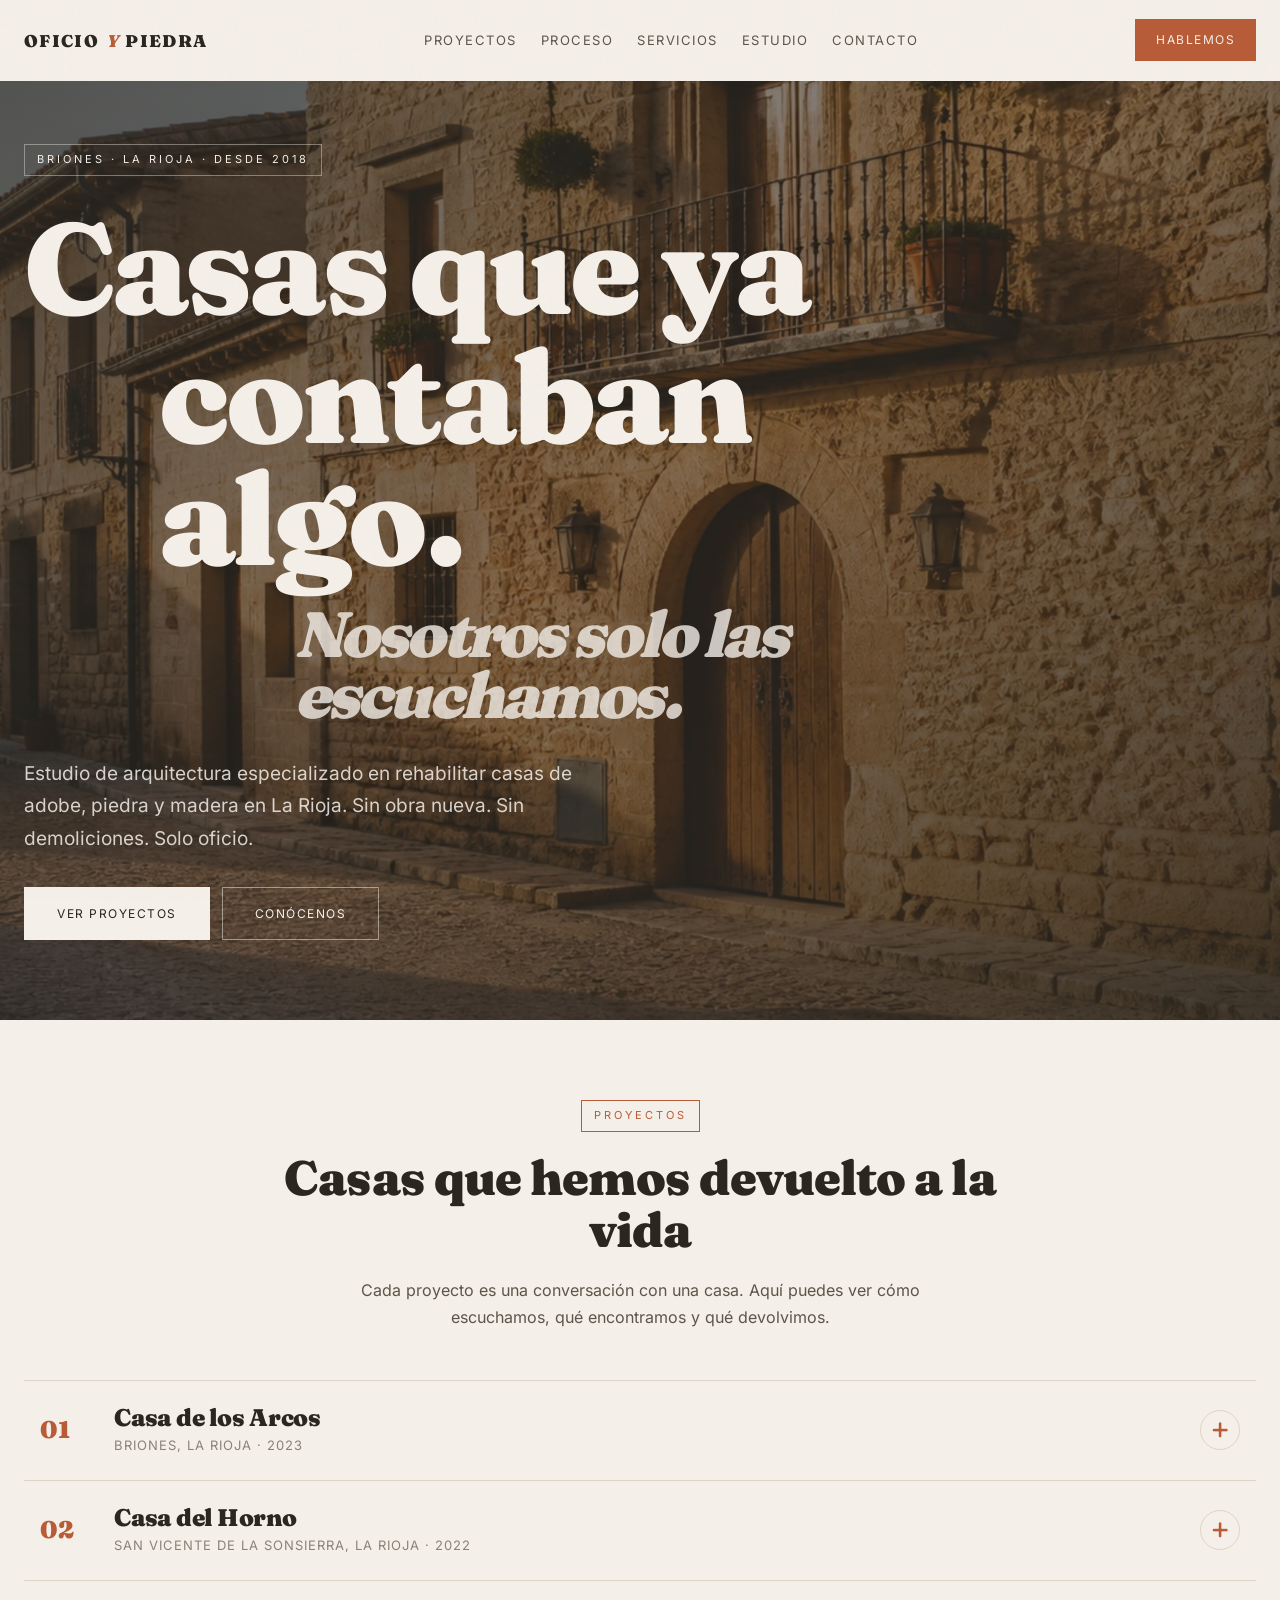
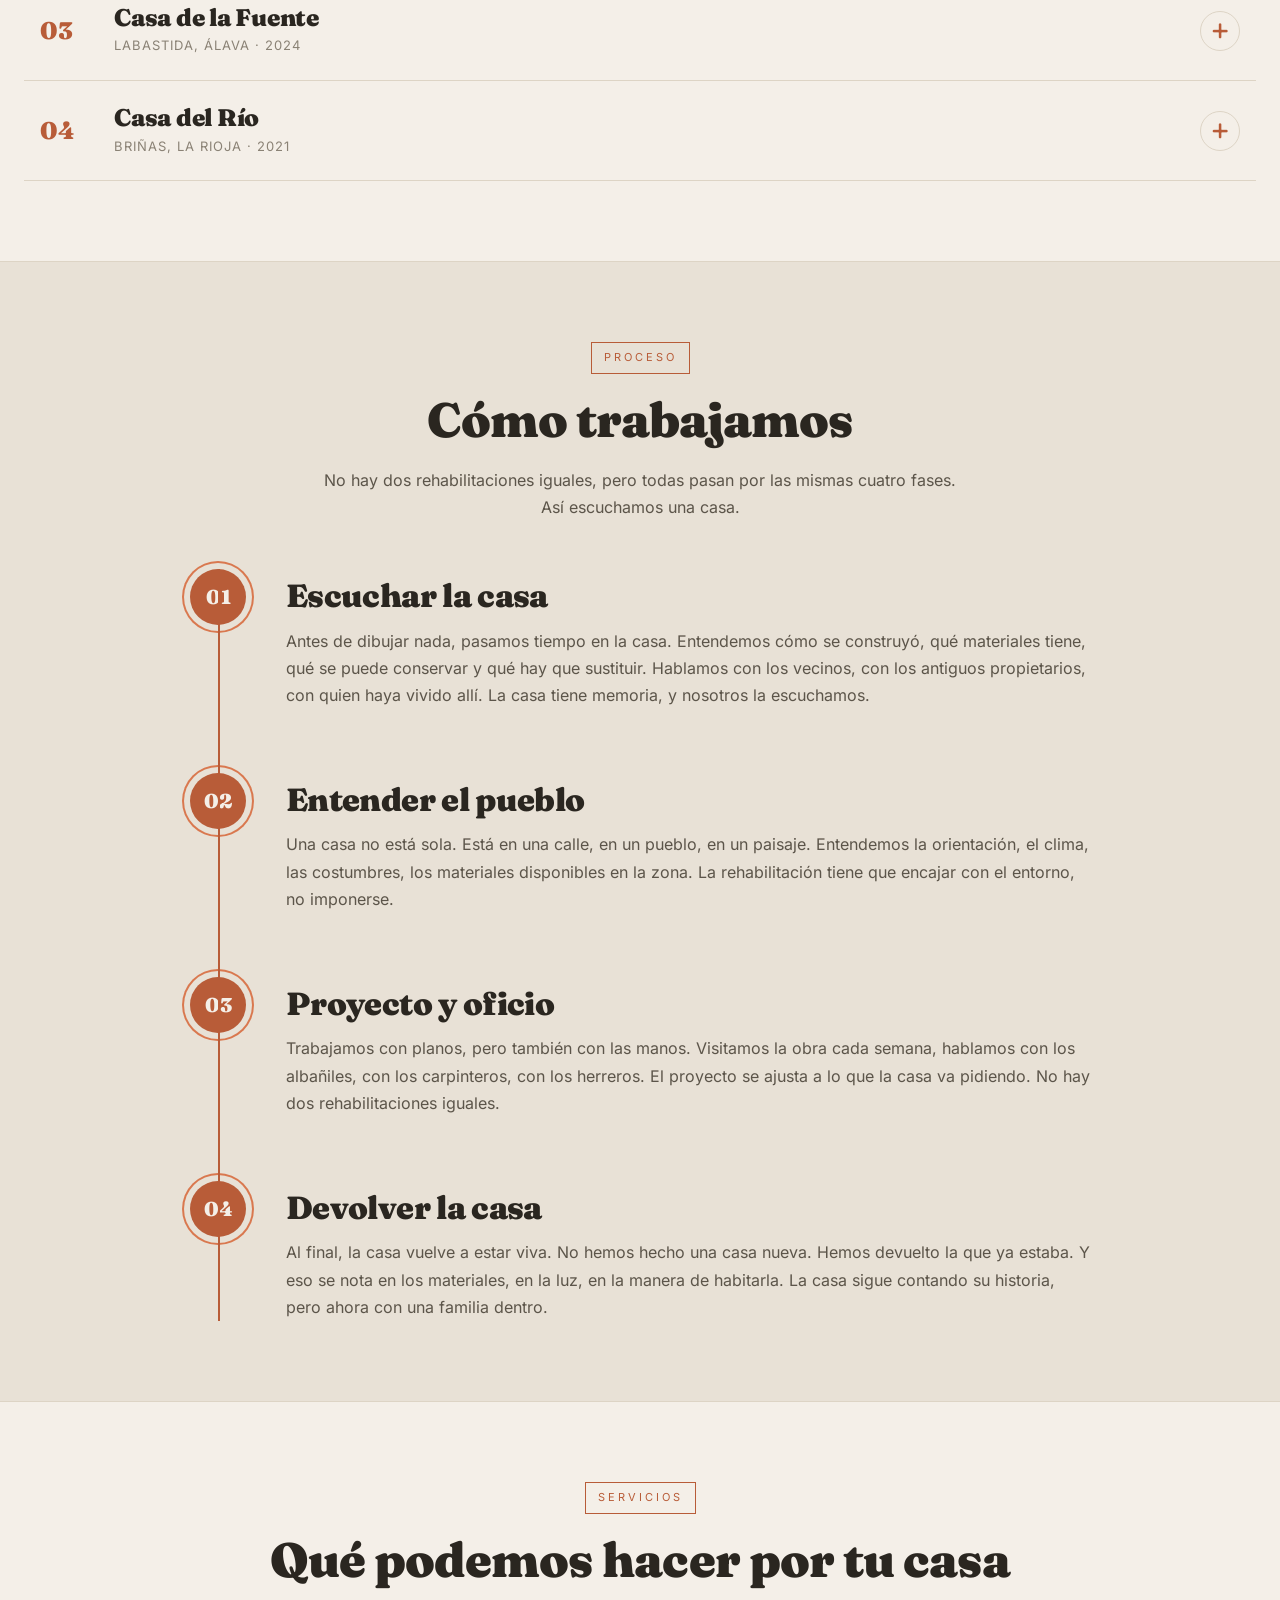
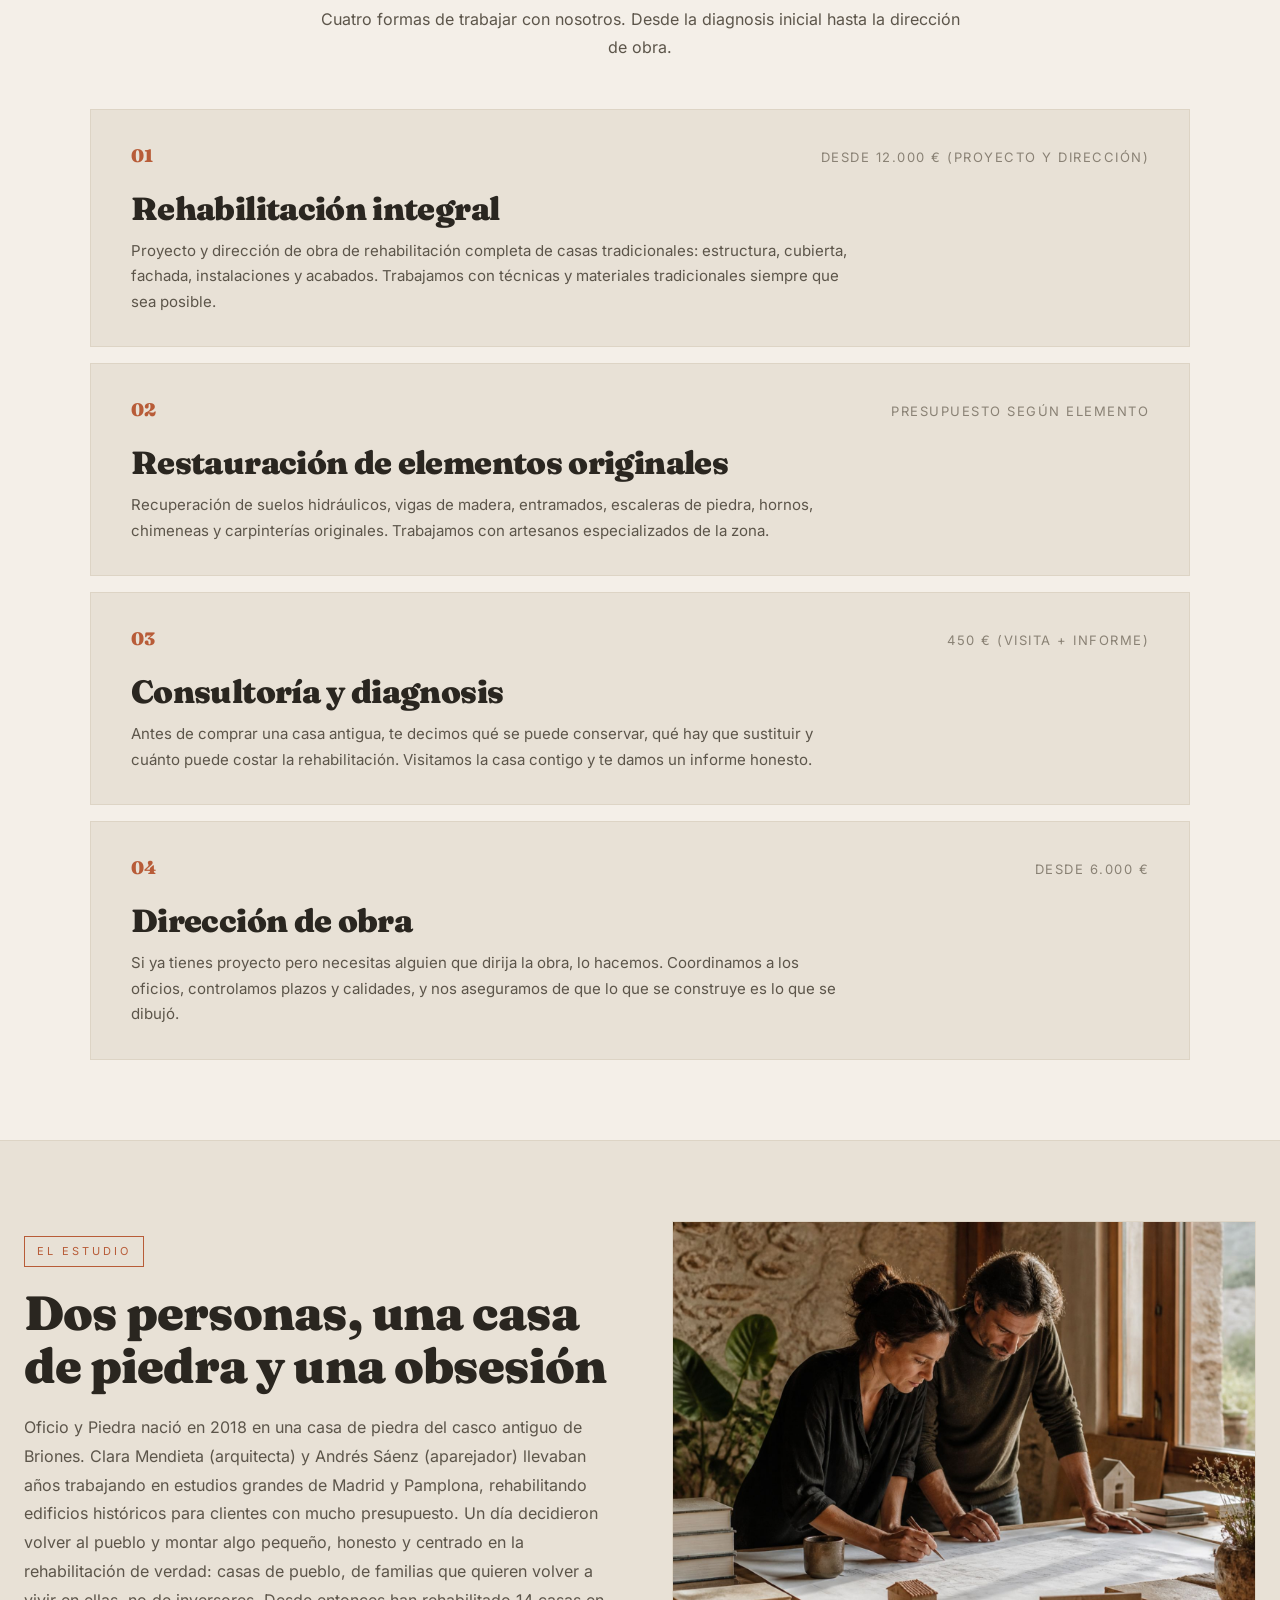
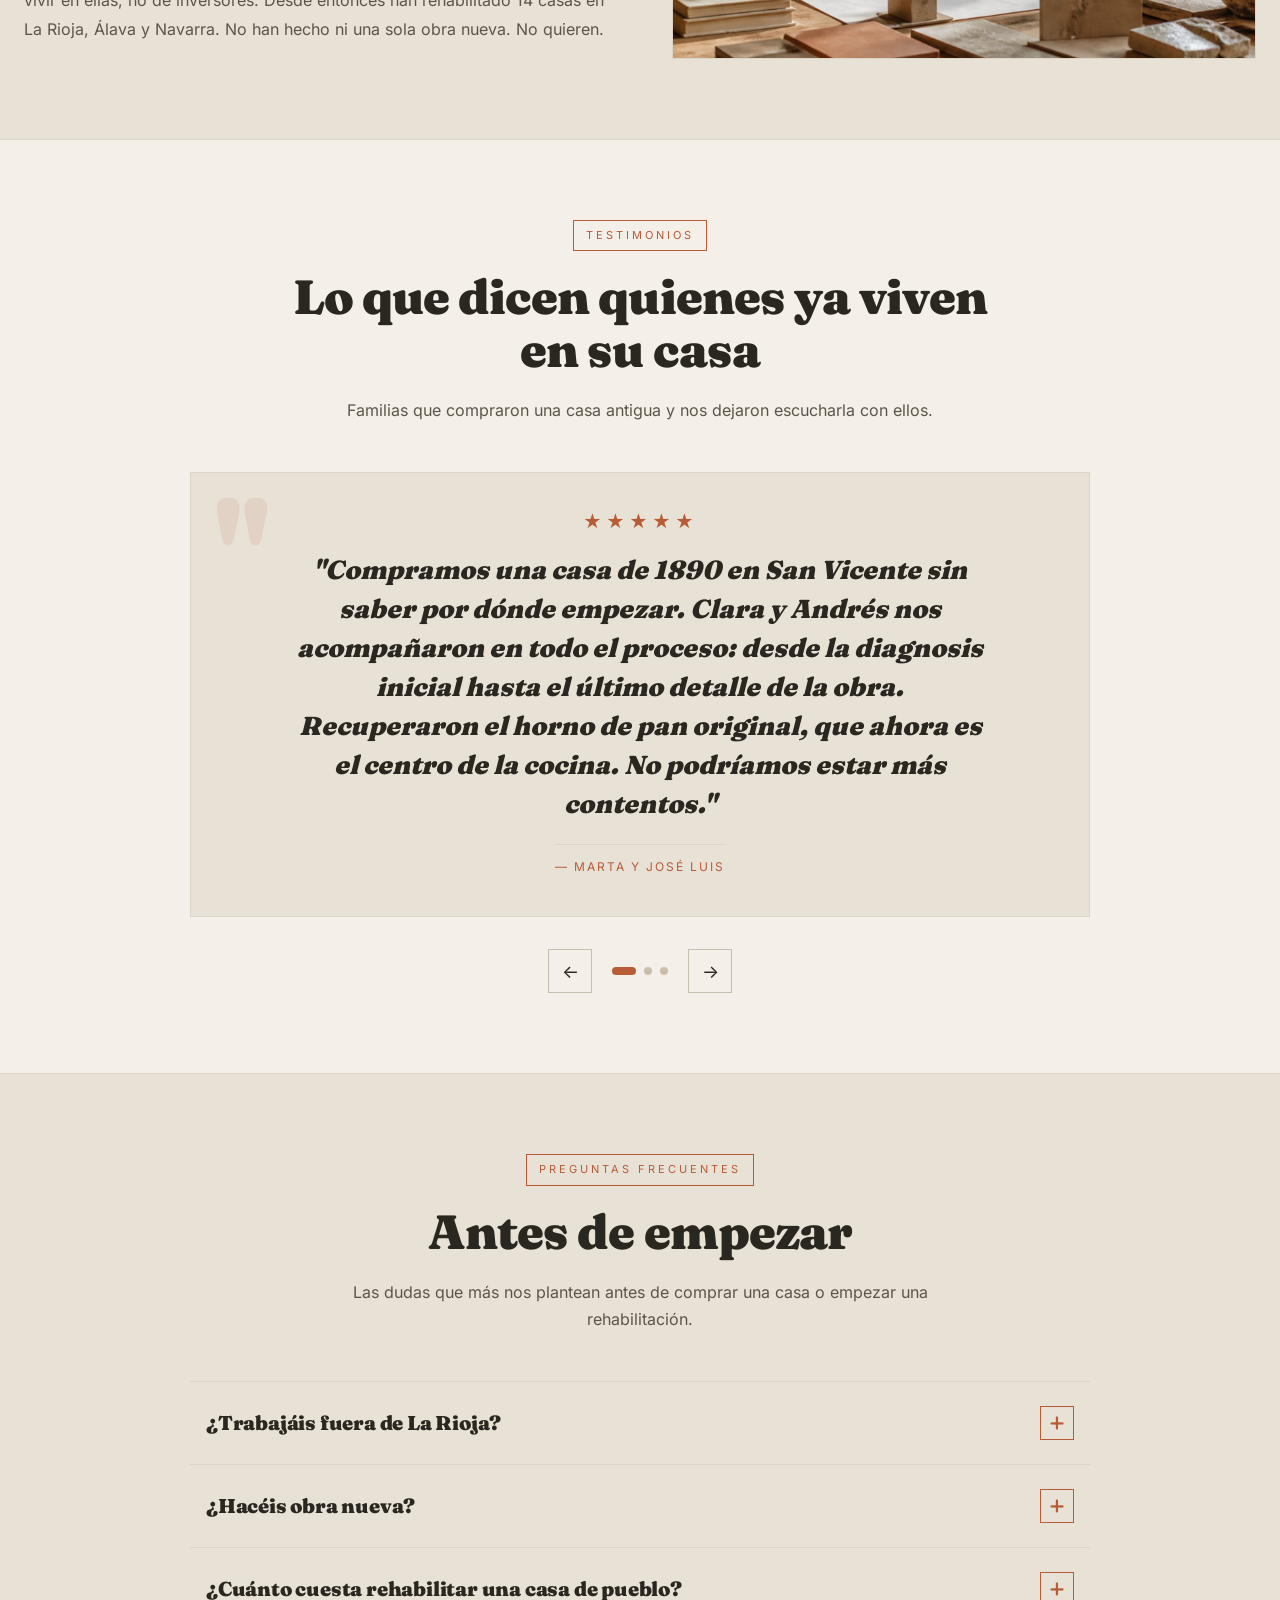
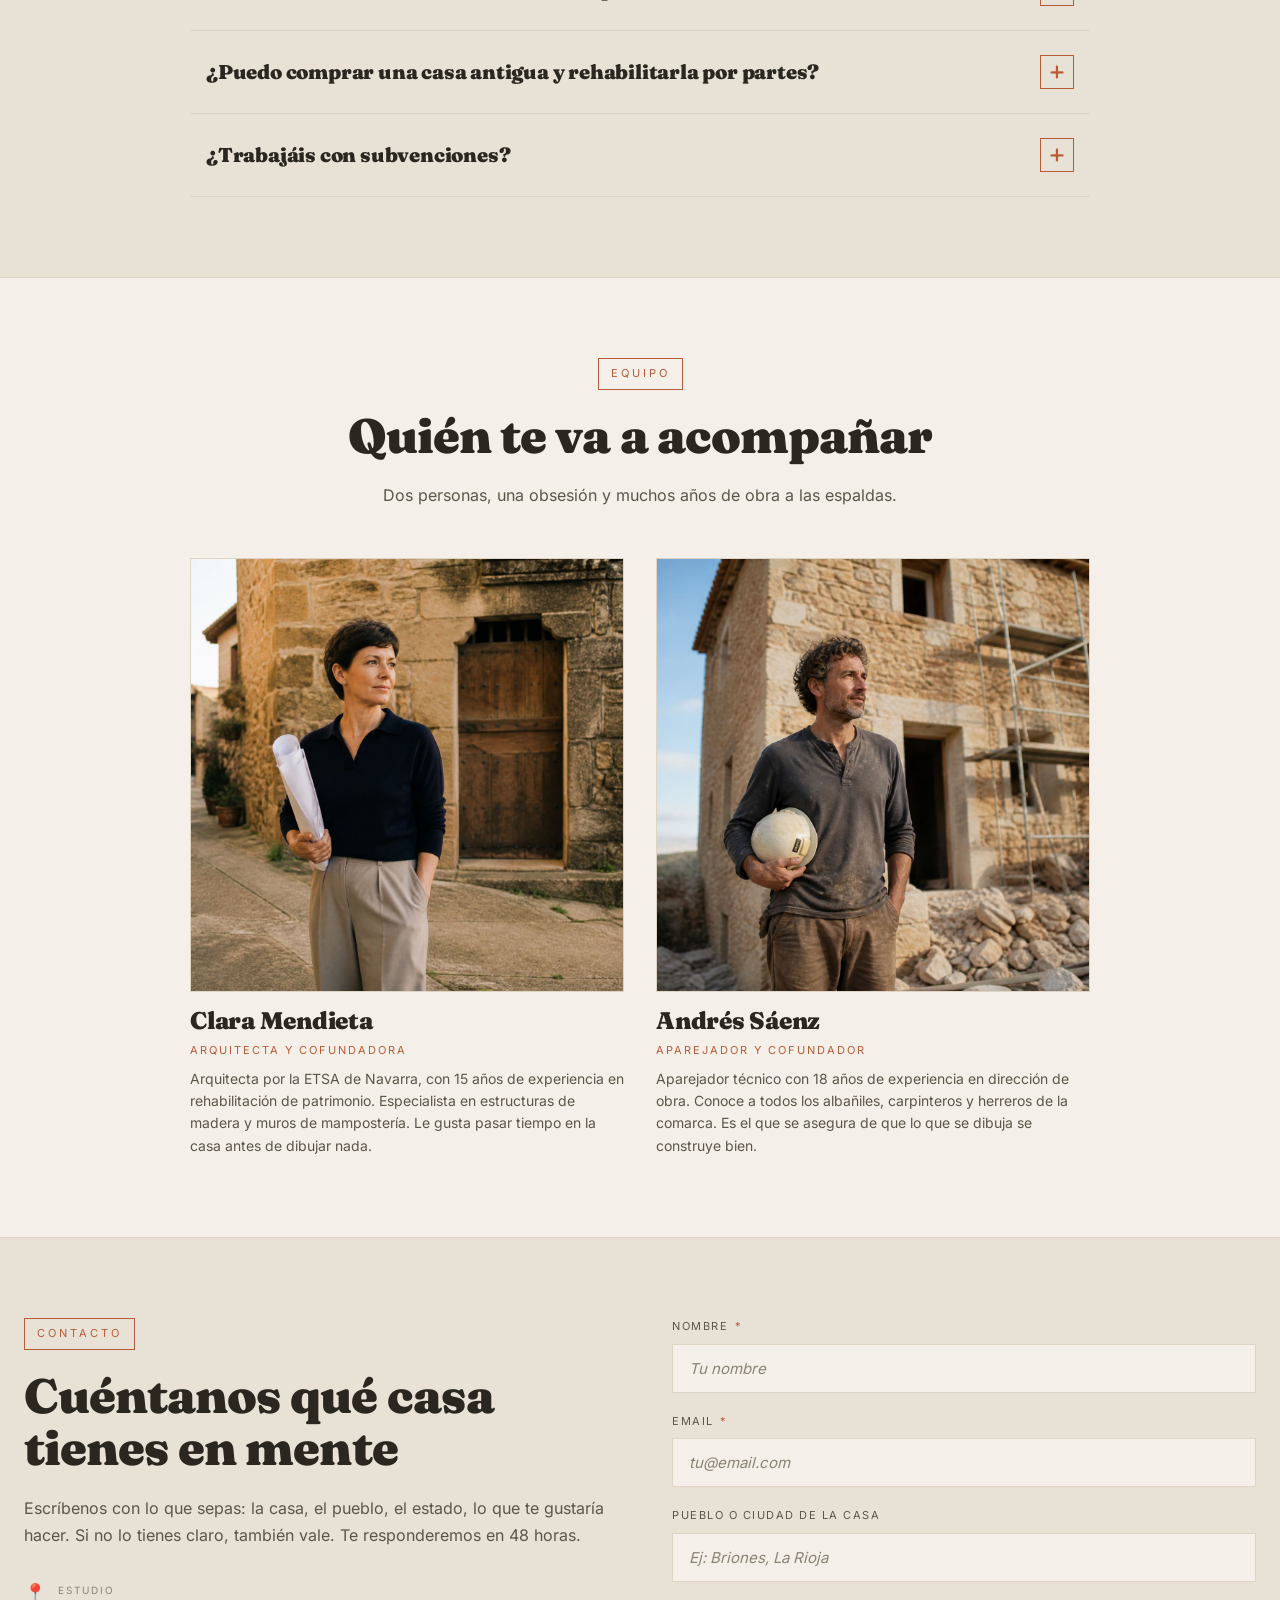
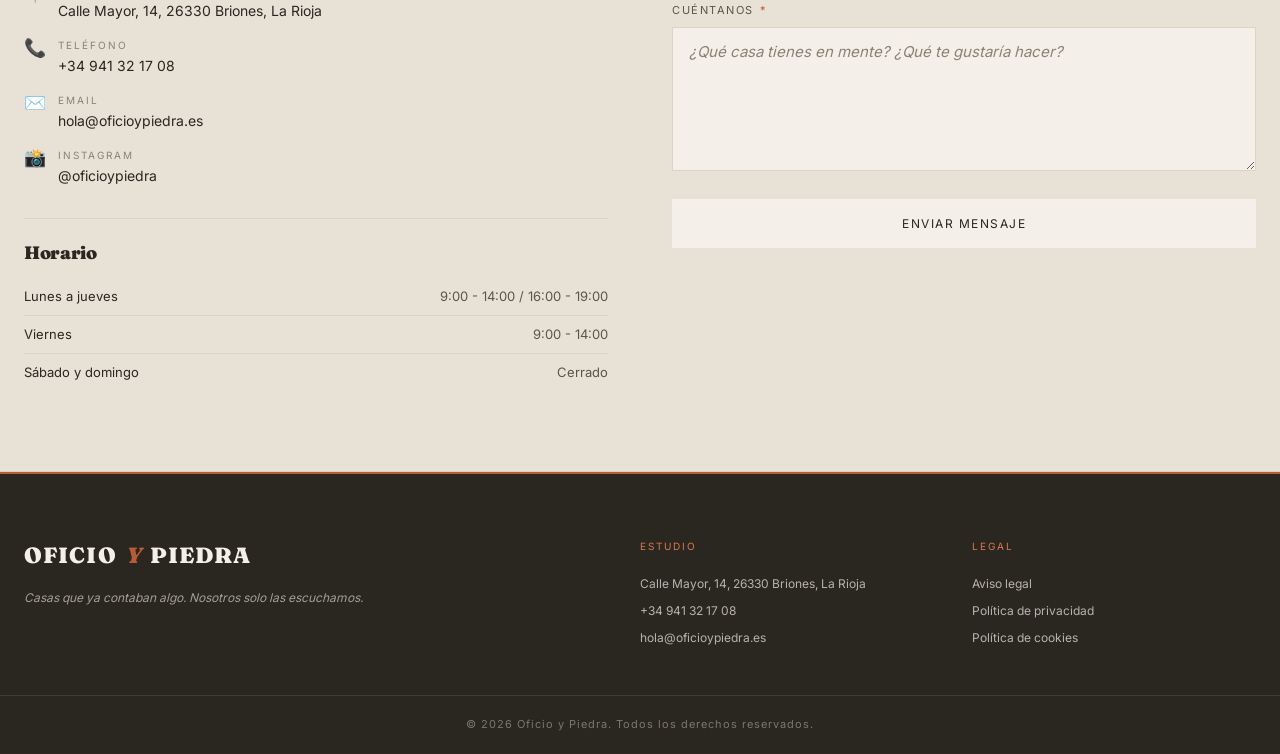
<file: index.html>
<!DOCTYPE html>
<html lang="es">
<head>
    <meta charset="UTF-8">
    <meta name="viewport" content="width=device-width, initial-scale=1.0">
    <meta name="theme-color" content="#F4EFE8">
    <meta name="description" content="Oficio y Piedra: estudio de arquitectura especializado en rehabilitación de vivienda tradicional en Briones, La Rioja.">
    <title>Oficio y Piedra · Estudio de arquitectura</title>
    <link rel="stylesheet" href="styles/base.css">
    <link rel="stylesheet" href="styles/inicio.css">
    <link rel="icon" href="data:image/svg+xml,%3Csvg xmlns='http://www.w3.org/2000/svg' viewBox='0 0 100 100'%3E%3Crect width='100' height='100' fill='%23B85C38'/%3E%3Cpath d='M 25 70 L 50 35 L 75 70 Z' fill='%23F4EFE8'/%3E%3C/svg%3E">
</head>
<body>
    <div id="app"></div>
    <script type="module" src="src/app.js"></script>
</body>
</html>
</file>
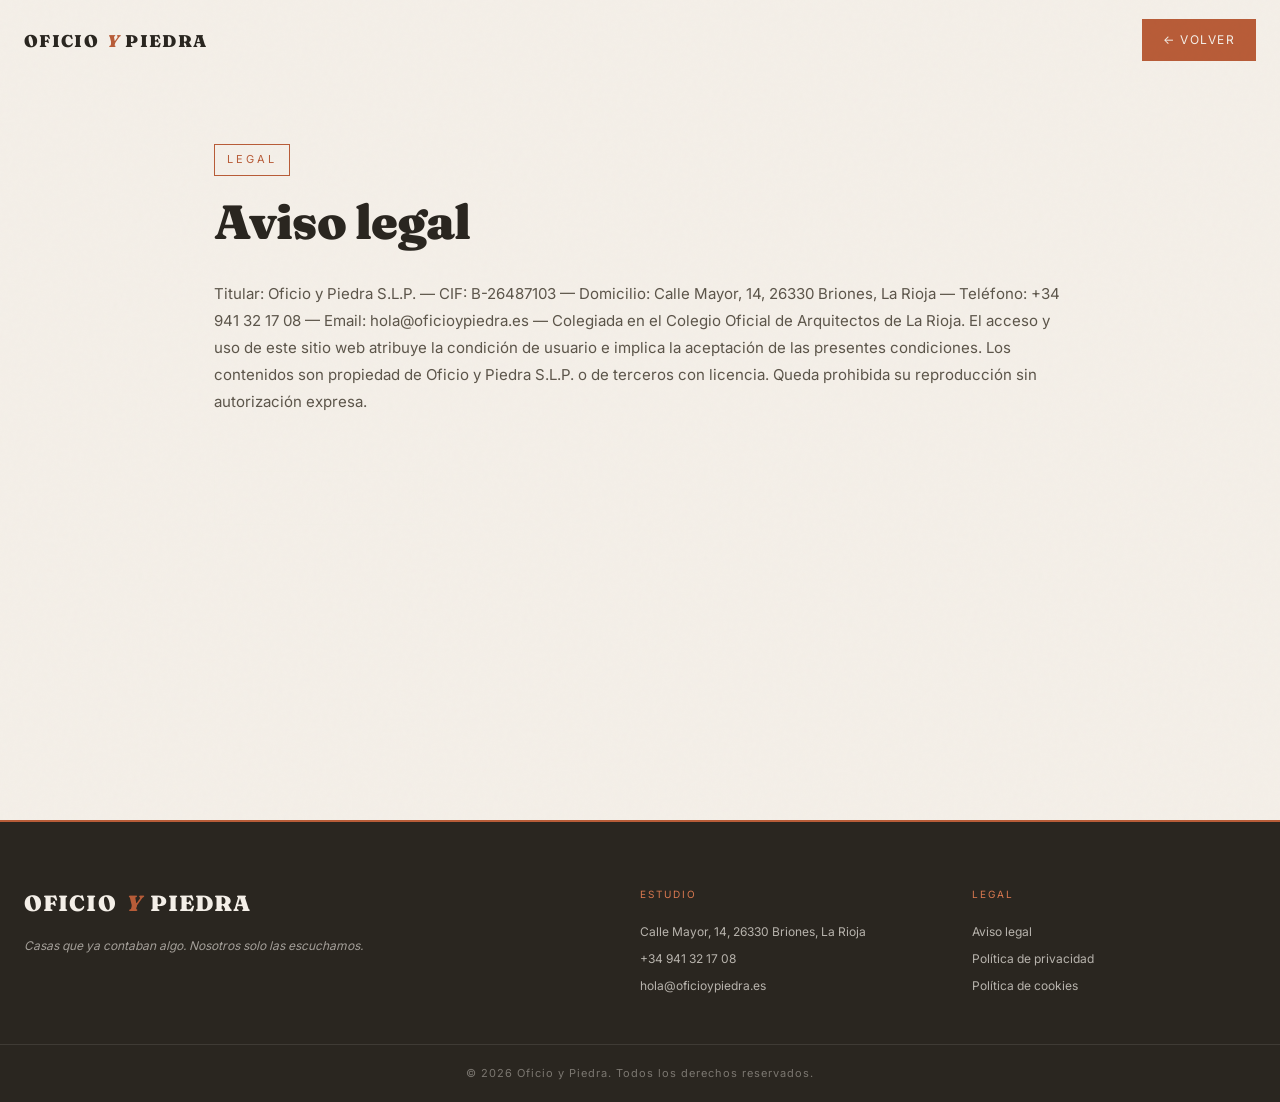
<file: aviso-legal.html>
<!DOCTYPE html>
<html lang="es">
<head>
    <meta charset="UTF-8">
    <meta name="viewport" content="width=device-width, initial-scale=1.0">
    <meta name="theme-color" content="#F4EFE8">
    <title>Aviso legal · Oficio y Piedra</title>
    <link rel="stylesheet" href="styles/base.css">
    <link rel="stylesheet" href="styles/inicio.css">
    <link rel="stylesheet" href="styles/legal.css">
    <link rel="icon" href="data:image/svg+xml,%3Csvg xmlns='http://www.w3.org/2000/svg' viewBox='0 0 100 100'%3E%3Crect width='100' height='100' fill='%23B85C38'/%3E%3Cpath d='M 25 70 L 50 35 L 75 70 Z' fill='%23F4EFE8'/%3E%3C/svg%3E">
</head>
<body>
    <div id="app"></div>
    <script type="module" src="src/app.js"></script>
</body>
</html>
</file>
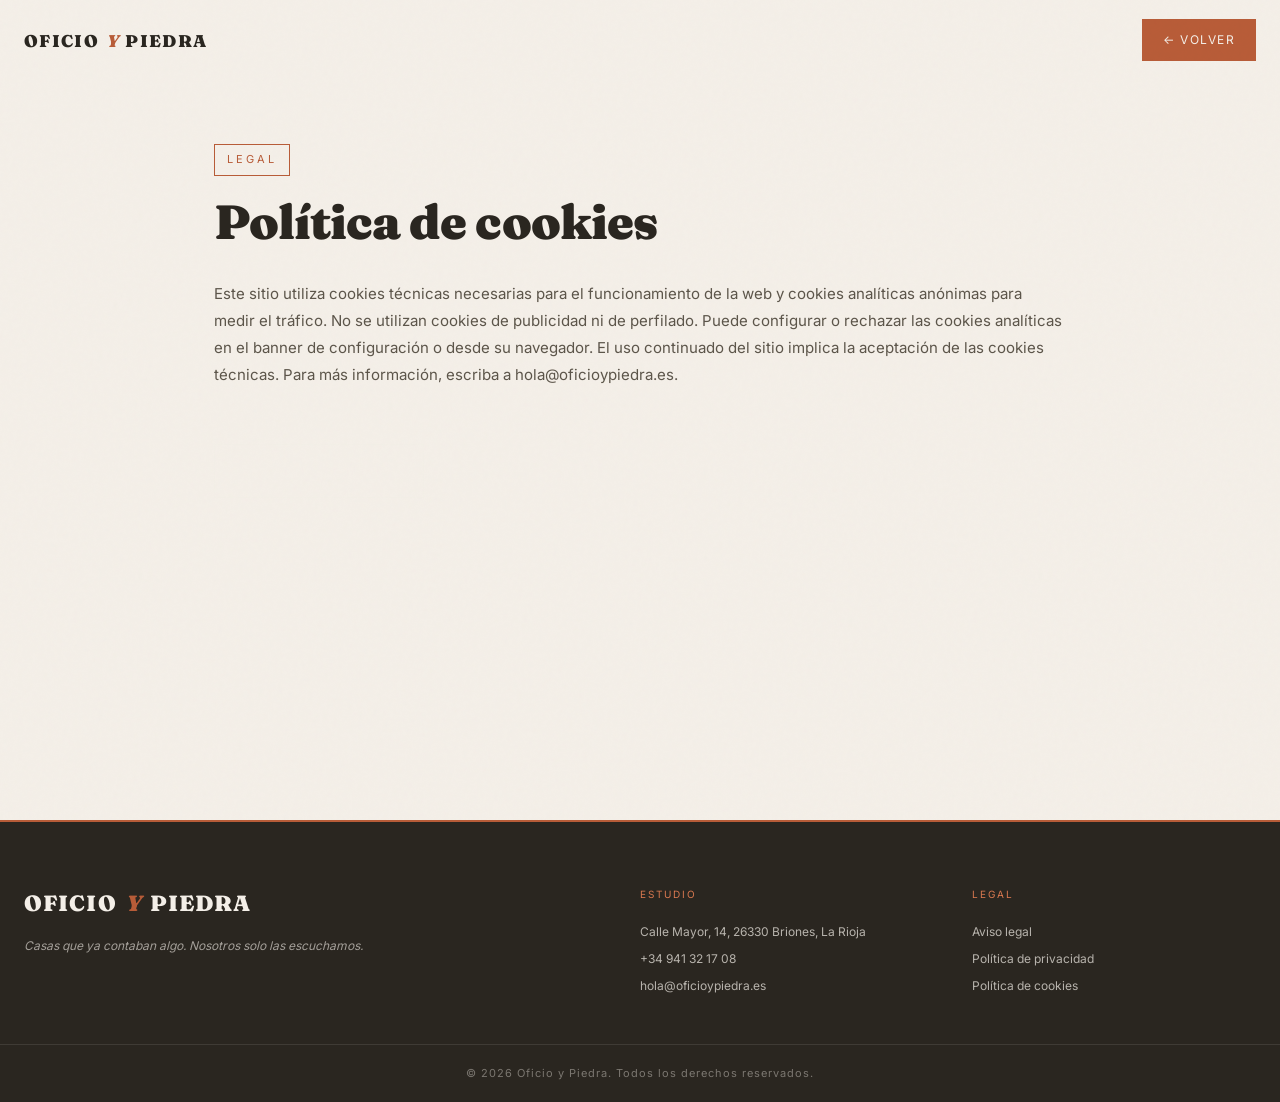
<file: cookies.html>
<!DOCTYPE html>
<html lang="es">
<head>
    <meta charset="UTF-8">
    <meta name="viewport" content="width=device-width, initial-scale=1.0">
    <meta name="theme-color" content="#F4EFE8">
    <title>Política de cookies · Oficio y Piedra</title>
    <link rel="stylesheet" href="styles/base.css">
    <link rel="stylesheet" href="styles/inicio.css">
    <link rel="stylesheet" href="styles/legal.css">
    <link rel="icon" href="data:image/svg+xml,%3Csvg xmlns='http://www.w3.org/2000/svg' viewBox='0 0 100 100'%3E%3Crect width='100' height='100' fill='%23B85C38'/%3E%3Cpath d='M 25 70 L 50 35 L 75 70 Z' fill='%23F4EFE8'/%3E%3C/svg%3E">
</head>
<body>
    <div id="app"></div>
    <script type="module" src="src/app.js"></script>
</body>
</html>
</file>
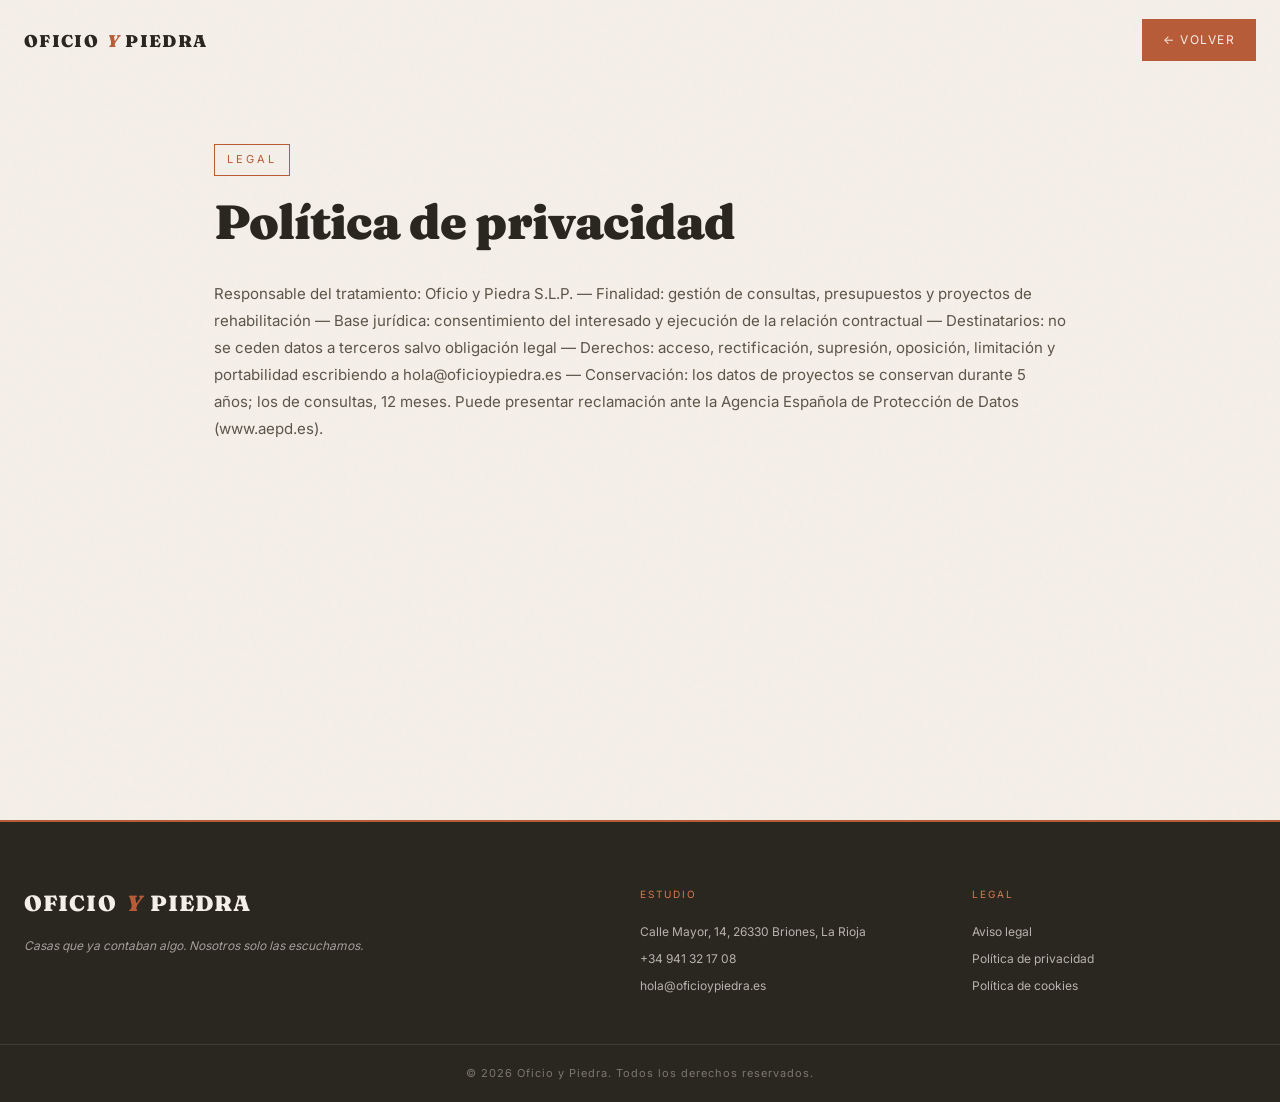
<file: privacidad.html>
<!DOCTYPE html>
<html lang="es">
<head>
    <meta charset="UTF-8">
    <meta name="viewport" content="width=device-width, initial-scale=1.0">
    <meta name="theme-color" content="#F4EFE8">
    <title>Política de privacidad · Oficio y Piedra</title>
    <link rel="stylesheet" href="styles/base.css">
    <link rel="stylesheet" href="styles/inicio.css">
    <link rel="stylesheet" href="styles/legal.css">
    <link rel="icon" href="data:image/svg+xml,%3Csvg xmlns='http://www.w3.org/2000/svg' viewBox='0 0 100 100'%3E%3Crect width='100' height='100' fill='%23B85C38'/%3E%3Cpath d='M 25 70 L 50 35 L 75 70 Z' fill='%23F4EFE8'/%3E%3C/svg%3E">
</head>
<body>
    <div id="app"></div>
    <script type="module" src="src/app.js"></script>
</body>
</html>
</file>
<file: styles/base.css>
/* ============================================
   BASE - OFICIO Y PIEDRA
   Reset + variables + tipografía
   ============================================ */

/* ============================================
   FUENTES
   ============================================ */
@font-face {
    font-family: 'Fraunces';
    src: url('../assets/fonts/Fraunces-Variable.woff2') format('woff2-variations');
    font-weight: 100 900;
    font-style: normal;
    font-display: swap;
}

@font-face {
    font-family: 'Inter';
    src: url('../assets/fonts/Inter-Variable.woff2') format('woff2-variations');
    font-weight: 100 900;
    font-style: normal;
    font-display: swap;
}

/* ============================================
   VARIABLES
   ============================================ */
:root {
    /* Colores del negocio (del JSON) */
    --primario: #B85C38;
    --secundario: #6B7A5A;
    --fondo: #F4EFE8;
    --texto: #2A2620;

    /* Variaciones */
    --primario-oscuro: #8F4428;
    --primario-claro: #D9784F;
    --secundario-oscuro: #4F5C42;
    --secundario-claro: #8E9C7B;
    --texto-suave: #5C554A;
    --texto-tenue: #8A8275;
    --blanco: #FFFFFF;
    --piedra: #E8E1D6;
    --borde: #DDD4C5;
    --borde-fuerte: #C9BFAE;

    /* Tipografía */
    --fuente-titulos: 'Fraunces', Georgia, 'Times New Roman', serif;
    --fuente-cuerpo: 'Inter', -apple-system, BlinkMacSystemFont, 'Segoe UI', sans-serif;

    /* Espaciado */
    --esp-1: 4px;
    --esp-2: 8px;
    --esp-3: 12px;
    --esp-4: 16px;
    --esp-5: 20px;
    --esp-6: 24px;
    --esp-8: 32px;
    --esp-10: 40px;
    --esp-12: 48px;
    --esp-16: 64px;
    --esp-20: 80px;
    --esp-24: 96px;
    --esp-32: 128px;

    /* Radios (sin redondeo, editorial) */
    --radio-sm: 0px;
    --radio-md: 0px;
    --radio-lg: 0px;
    --radio-full: 999px;

    /* Transiciones */
    --transicion: 0.3s cubic-bezier(0.16, 1, 0.3, 1);
    --transicion-lenta: 0.6s cubic-bezier(0.16, 1, 0.3, 1);

    /* Ancho máximo */
    --max-ancho: 1280px;
    --max-ancho-texto: 720px;
}

/* ============================================
   RESET
   ============================================ */
* {
    margin: 0;
    padding: 0;
    box-sizing: border-box;
}

html {
    scroll-behavior: smooth;
    -webkit-text-size-adjust: 100%;
}

body {
    font-family: var(--fuente-cuerpo);
    background: var(--fondo);
    color: var(--texto);
    min-height: 100vh;
    line-height: 1.6;
    -webkit-font-smoothing: antialiased;
    -moz-osx-font-smoothing: grayscale;
    overflow-x: hidden;
    position: relative;
}

/* Textura de papel muy sutil de fondo */
body::before {
    content: '';
    position: fixed;
    inset: 0;
    background-image: url("data:image/svg+xml,%3Csvg viewBox='0 0 200 200' xmlns='http://www.w3.org/2000/svg'%3E%3Cfilter id='noise'%3E%3CfeTurbulence type='fractalNoise' baseFrequency='0.9' numOctaves='4' stitchTiles='stitch'/%3E%3C/filter%3E%3Crect width='100%25' height='100%25' filter='url(%23noise)' opacity='0.04'/%3E%3C/svg%3E");
    pointer-events: none;
    z-index: 9999;
    opacity: 0.5;
    mix-blend-mode: multiply;
}

h1, h2, h3, h4, h5, h6 {
    font-family: var(--fuente-titulos);
    font-weight: 500;
    line-height: 1.1;
    color: var(--texto);
    letter-spacing: -0.02em;
}

p {
    margin-bottom: var(--esp-4);
}

a {
    color: var(--primario);
    text-decoration: none;
    transition: color var(--transicion);
}

a:hover {
    color: var(--primario-oscuro);
}

img {
    max-width: 100%;
    height: auto;
    display: block;
}

button {
    font-family: inherit;
    cursor: pointer;
    border: none;
    background: none;
    color: inherit;
}

ul, ol {
    list-style: none;
}

/* ============================================
   CONTENEDOR
   ============================================ */
#app {
    min-height: 100vh;
    display: flex;
    flex-direction: column;
    position: relative;
    z-index: 1;
}

.contenedor {
    width: 100%;
    max-width: var(--max-ancho);
    margin: 0 auto;
    padding: 0 var(--esp-6);
}

/* ============================================
   SCROLLBAR
   ============================================ */
::-webkit-scrollbar {
    width: 8px;
}

::-webkit-scrollbar-track {
    background: var(--piedra);
}

::-webkit-scrollbar-thumb {
    background: var(--primario);
}

::-webkit-scrollbar-thumb:hover {
    background: var(--primario-oscuro);
}

/* ============================================
   SELECCIÓN
   ============================================ */
::selection {
    background: var(--primario);
    color: var(--fondo);
}

/* ============================================
   UTILIDADES
   ============================================ */
.oculto {
    display: none !important;
}

.texto-centro {
    text-align: center;
}

/* ============================================
   EVITAR SELECCIÓN DE TEXTO EN INTERACTIVOS
   ============================================ */
button,
a,
.faq-pregunta,
.header-nav-link,
.header-menu-btn,
.btn,
.proyecto-ficha-header,
.servicio-item {
    user-select: none;
    -webkit-user-select: none;
    -webkit-tap-highlight-color: transparent;
}
</file>
<file: styles/inicio.css>
/* ============================================
   HEADER FIJO
   ============================================ */
.header {
    position: fixed;
    top: 0;
    left: 0;
    right: 0;
    z-index: 100;
    background: var(--fondo);
    border-bottom: 1px solid transparent;
    transition: all var(--transicion);
}

.header.scrolled {
    border-bottom-color: var(--borde);
    background: rgba(244, 239, 232, 0.95);
    backdrop-filter: blur(12px);
    -webkit-backdrop-filter: blur(12px);
}

.header-contenido {
    display: flex;
    align-items: center;
    justify-content: space-between;
    gap: var(--esp-4);
    height: 80px;
}

.header-logo {
    display: flex;
    align-items: center;
    text-decoration: none;
    line-height: 1;
}

.header-logo-texto {
    font-family: var(--fuente-titulos);
    font-size: 17px;
    font-weight: 500;
    letter-spacing: 0.08em;
    color: var(--texto);
    text-transform: uppercase;
    transition: color var(--transicion);
}

.header-logo-amp {
    color: var(--primario);
    font-style: italic;
    margin: 0 2px;
}

.header-logo:hover .header-logo-texto {
    color: var(--primario);
}

.header-nav {
    display: none;
    align-items: center;
    gap: var(--esp-6);
}

.header-nav-link {
    font-family: var(--fuente-cuerpo);
    font-size: 13px;
    font-weight: 500;
    text-transform: uppercase;
    letter-spacing: 1.5px;
    color: var(--texto-suave);
    text-decoration: none;
    transition: color var(--transicion);
    position: relative;
    padding: var(--esp-2) 0;
}

.header-nav-link::after {
    content: '';
    position: absolute;
    bottom: 0;
    left: 0;
    right: 0;
    height: 1px;
    background: var(--primario);
    transform: scaleX(0);
    transform-origin: left;
    transition: transform var(--transicion);
}

.header-nav-link:hover {
    color: var(--texto);
}

.header-nav-link:hover::after {
    transform: scaleX(1);
}

.header-cta {
    display: none;
    padding: 10px 20px;
    background: var(--primario);
    color: var(--fondo);
    font-family: var(--fuente-cuerpo);
    font-size: 12px;
    font-weight: 600;
    text-transform: uppercase;
    letter-spacing: 1.5px;
    text-decoration: none;
    border: 1px solid var(--primario);
    transition: all var(--transicion);
}

.header-cta:hover {
    background: transparent;
    color: var(--primario);
}

/* Menú móvil */
.header-menu-btn {
    display: flex;
    flex-direction: column;
    justify-content: center;
    gap: 6px;
    width: 32px;
    height: 32px;
    padding: 0;
}

.header-menu-btn span {
    display: block;
    width: 100%;
    height: 1.5px;
    background: var(--texto);
    transition: all var(--transicion);
}

.header-menu-btn.activo span:nth-child(1) {
    transform: translateY(4px) rotate(45deg);
}

.header-menu-btn.activo span:nth-child(2) {
    transform: translateY(-4px) rotate(-45deg);
}

.header-menu-movil {
    display: flex;
    flex-direction: column;
    padding: var(--esp-4) var(--esp-6) var(--esp-6);
    background: var(--fondo);
    border-top: 1px solid var(--borde);
    gap: 0;
}

.header-menu-movil-link {
    padding: var(--esp-4) 0;
    font-size: 14px;
    font-weight: 500;
    text-transform: uppercase;
    letter-spacing: 1.5px;
    color: var(--texto-suave);
    text-decoration: none;
    border-bottom: 1px solid var(--borde);
    transition: color var(--transicion);
}

.header-menu-movil-link:hover {
    color: var(--primario);
}

.header-menu-movil-cta {
    margin-top: var(--esp-4);
    padding: 16px 20px;
    background: var(--primario);
    color: var(--fondo);
    font-size: 13px;
    font-weight: 600;
    text-transform: uppercase;
    letter-spacing: 1.5px;
    text-align: center;
    text-decoration: none;
    transition: all var(--transicion);
}

.header-menu-movil-cta:hover {
    background: var(--primario-oscuro);
}

/* ============================================
   HERO ASIMÉTRICO
   ============================================ */
.hero {
    position: relative;
    min-height: 100vh;
    display: flex;
    align-items: center;
    padding: calc(80px + var(--esp-16)) 0 var(--esp-20);
    overflow: hidden;
}

.hero-imagen-fondo {
    position: absolute;
    inset: 0;
    z-index: 0;
}

.hero-imagen-placeholder {
    width: 100%;
    height: 100%;
    background: linear-gradient(135deg, var(--secundario) 0%, var(--primario-oscuro) 100%);
    display: flex;
    flex-direction: column;
    align-items: center;
    justify-content: center;
    gap: var(--esp-4);
    padding: var(--esp-8);
    text-align: center;
}

.hero-imagen-icono {
    font-size: 72px;
    line-height: 1;
    opacity: 0.4;
    color: var(--fondo);
}

.hero-imagen-texto {
    font-family: var(--fuente-cuerpo);
    font-size: 13px;
    line-height: 1.6;
    color: rgba(244, 239, 232, 0.7);
    font-style: italic;
    max-width: 500px;
}

.hero-overlay {
    position: absolute;
    inset: 0;
    background: linear-gradient(
        135deg,
        rgba(42, 38, 32, 0.75) 0%,
        rgba(42, 38, 32, 0.5) 50%,
        rgba(42, 38, 32, 0.85) 100%
    );
    z-index: 1;
}

.hero-contenido {
    position: relative;
    z-index: 2;
    width: 100%;
}

.hero-texto {
    max-width: 900px;
}

.hero-eyebrow {
    display: inline-block;
    font-family: var(--fuente-cuerpo);
    font-size: 11px;
    font-weight: 500;
    text-transform: uppercase;
    letter-spacing: 3px;
    color: var(--fondo);
    padding: 6px 12px;
    border: 1px solid rgba(244, 239, 232, 0.4);
    margin-bottom: var(--esp-8);
}

.hero-titulo {
    font-family: var(--fuente-titulos);
    font-size: 48px;
    font-weight: 500;
    line-height: 0.95;
    letter-spacing: -0.03em;
    color: var(--fondo);
    margin-bottom: var(--esp-8);
    display: flex;
    flex-direction: column;
    gap: var(--esp-2);
}

.hero-titulo-linea {
    display: block;
}

.hero-titulo-linea--desplazada {
    padding-left: 15%;
}

.hero-titulo-linea--pequena {
    font-size: 0.5em;
    font-style: italic;
    font-weight: 400;
    color: rgba(244, 239, 232, 0.8);
    padding-left: 30%;
    margin-top: var(--esp-4);
}

.hero-subtitulo {
    font-family: var(--fuente-cuerpo);
    font-size: 17px;
    line-height: 1.7;
    color: rgba(244, 239, 232, 0.85);
    margin-bottom: var(--esp-8);
    max-width: 600px;
}

.hero-acciones {
    display: flex;
    flex-wrap: wrap;
    gap: var(--esp-3);
}

/* Botones */
.btn {
    display: inline-flex;
    align-items: center;
    justify-content: center;
    padding: 16px 32px;
    font-family: var(--fuente-cuerpo);
    font-size: 12px;
    font-weight: 600;
    text-transform: uppercase;
    letter-spacing: 1.5px;
    text-decoration: none;
    transition: all var(--transicion);
    cursor: pointer;
    border: 1px solid transparent;
}

.btn-primario {
    background: var(--fondo);
    color: var(--texto);
    border-color: var(--fondo);
}

.btn-primario:hover {
    background: transparent;
    color: var(--fondo);
    border-color: var(--fondo);
}

.btn-secundario {
    background: transparent;
    color: var(--fondo);
    border-color: rgba(244, 239, 232, 0.5);
}

.btn-secundario:hover {
    background: var(--fondo);
    color: var(--texto);
    border-color: var(--fondo);
}

/* ============================================
   RESPONSIVE
   ============================================ */
@media (min-width: 900px) {
    .header-nav {
        display: flex;
    }

    .header-cta {
        display: inline-block;
    }

    .header-menu-btn {
        display: none;
    }

    .header-menu-movil {
        display: none !important;
    }

    .hero-titulo {
        font-size: 96px;
    }

    .hero-subtitulo {
        font-size: 19px;
    }
}

@media (min-width: 1200px) {
    .hero-titulo {
        font-size: 128px;
    }
}

@media (max-width: 600px) {
    .contenedor {
        padding: 0 var(--esp-4);
    }

    .header-contenido {
        height: 68px;
    }

    .header-logo-texto {
        font-size: 14px;
    }

    .hero {
        padding: calc(68px + var(--esp-10)) 0 var(--esp-12);
        min-height: auto;
    }

    .hero-titulo {
        font-size: 40px;
    }

    .hero-titulo-linea--desplazada {
        padding-left: 10%;
    }

    .hero-titulo-linea--pequena {
        padding-left: 15%;
        font-size: 0.55em;
    }

    .hero-subtitulo {
        font-size: 15px;
    }

    .hero-acciones {
        flex-direction: column;
    }

    .btn {
        width: 100%;
        padding: 16px 24px;
    }
}

/* ============================================
   PROYECTOS EXPANDIBLES
   ============================================ */
.proyectos {
    padding: var(--esp-20) 0;
    background: var(--fondo);
    border-bottom: 1px solid var(--borde);
}

.seccion-eyebrow {
    display: inline-block;
    font-family: var(--fuente-cuerpo);
    font-size: 11px;
    font-weight: 500;
    text-transform: uppercase;
    letter-spacing: 3px;
    color: var(--primario);
    padding: 6px 12px;
    border: 1px solid var(--primario);
    margin-bottom: var(--esp-5);
}

.seccion-titulo {
    font-family: var(--fuente-titulos);
    font-size: 36px;
    font-weight: 500;
    line-height: 1.1;
    letter-spacing: -0.02em;
    color: var(--texto);
    margin-bottom: var(--esp-5);
}

.seccion-descripcion {
    font-family: var(--fuente-cuerpo);
    font-size: 16px;
    line-height: 1.7;
    color: var(--texto-suave);
    max-width: 640px;
    margin: 0 auto;
}

.seccion-header {
    text-align: center;
    margin-bottom: var(--esp-12);
    max-width: 760px;
    margin-left: auto;
    margin-right: auto;
}

/* Lista de proyectos */
.proyectos-lista {
    display: flex;
    flex-direction: column;
    gap: 0;
    border-top: 1px solid var(--borde);
}

.proyecto-ficha {
    border-bottom: 1px solid var(--borde);
    transition: background var(--transicion);
}

.proyecto-ficha.abierta {
    background: var(--blanco);
}

.proyecto-ficha-header {
    display: flex;
    align-items: center;
    justify-content: space-between;
    gap: var(--esp-6);
    width: 100%;
    padding: var(--esp-6) var(--esp-4);
    text-align: left;
    cursor: pointer;
    transition: all var(--transicion);
    background: transparent;
    border: none;
    font: inherit;
    color: inherit;
}

.proyecto-ficha-header:hover {
    padding-left: var(--esp-6);
    padding-right: var(--esp-6);
}

.proyecto-ficha-info {
    display: flex;
    align-items: center;
    gap: var(--esp-6);
    flex: 1;
}

.proyecto-ficha-numero {
    font-family: var(--fuente-titulos);
    font-size: 24px;
    font-weight: 500;
    color: var(--primario);
    line-height: 1;
    flex-shrink: 0;
    min-width: 50px;
}

.proyecto-ficha-texto {
    display: flex;
    flex-direction: column;
    gap: var(--esp-1);
}

.proyecto-ficha-nombre {
    font-family: var(--fuente-titulos);
    font-size: 24px;
    font-weight: 500;
    color: var(--texto);
    margin: 0;
    letter-spacing: -0.01em;
}

.proyecto-ficha-meta {
    font-family: var(--fuente-cuerpo);
    font-size: 13px;
    color: var(--texto-tenue);
    margin: 0;
    text-transform: uppercase;
    letter-spacing: 1px;
}

.proyecto-ficha-icono {
    font-family: var(--fuente-titulos);
    font-size: 32px;
    font-weight: 400;
    color: var(--primario);
    line-height: 1;
    transition: transform var(--transicion);
    flex-shrink: 0;
    width: 40px;
    height: 40px;
    display: flex;
    align-items: center;
    justify-content: center;
    border: 1px solid var(--borde);
    border-radius: var(--radio-full);
}

.proyecto-ficha.abierta .proyecto-ficha-icono {
    background: var(--primario);
    color: var(--fondo);
    border-color: var(--primario);
}

/* Contenido expandible */
.proyecto-ficha-contenido {
    padding: 0 var(--esp-4) var(--esp-8);
    display: flex;
    flex-direction: column;
    gap: var(--esp-6);
    animation: fadeInExpand 0.4s cubic-bezier(0.16, 1, 0.3, 1);
}

@keyframes fadeInExpand {
    from {
        opacity: 0;
        transform: translateY(-10px);
    }
    to {
        opacity: 1;
        transform: translateY(0);
    }
}

.proyecto-ficha-descripcion {
    max-width: 720px;
}

.proyecto-ficha-descripcion p {
    font-family: var(--fuente-cuerpo);
    font-size: 16px;
    line-height: 1.7;
    color: var(--texto-suave);
    margin: 0;
}

.proyecto-ficha-visual {
    width: 100%;
}

.proyecto-ficha-imagen-placeholder {
    width: 100%;
    aspect-ratio: 16 / 9;
    background: linear-gradient(135deg, var(--piedra) 0%, var(--secundario-claro) 100%);
    display: flex;
    flex-direction: column;
    align-items: center;
    justify-content: center;
    gap: var(--esp-4);
    padding: var(--esp-8);
    text-align: center;
    border: 1px solid var(--borde);
}

.proyecto-ficha-imagen-icono {
    font-size: 48px;
    line-height: 1;
    opacity: 0.4;
}

.proyecto-ficha-imagen-texto {
    font-family: var(--fuente-cuerpo);
    font-size: 12px;
    line-height: 1.6;
    color: var(--texto-suave);
    font-style: italic;
    max-width: 500px;
}

.proyecto-ficha-datos {
    display: grid;
    grid-template-columns: 1fr;
    gap: var(--esp-4);
    padding-top: var(--esp-4);
    border-top: 1px solid var(--borde);
}

.proyecto-ficha-dato {
    display: flex;
    flex-direction: column;
    gap: var(--esp-1);
}

.proyecto-ficha-dato dt {
    font-family: var(--fuente-cuerpo);
    font-size: 10px;
    font-weight: 600;
    text-transform: uppercase;
    letter-spacing: 2px;
    color: var(--texto-tenue);
}

.proyecto-ficha-dato dd {
    font-family: var(--fuente-cuerpo);
    font-size: 15px;
    color: var(--texto);
    margin: 0;
    line-height: 1.5;
}

/* ============================================
   RESPONSIVE
   ============================================ */
@media (min-width: 700px) {
    .proyecto-ficha-datos {
        grid-template-columns: repeat(3, 1fr);
    }

    .seccion-titulo {
        font-size: 48px;
    }
}

@media (max-width: 600px) {
    .proyectos {
        padding: var(--esp-12) 0;
    }

    .seccion-titulo {
        font-size: 28px;
    }

    .proyecto-ficha-header {
        padding: var(--esp-5) var(--esp-2);
    }

    .proyecto-ficha-header:hover {
        padding-left: var(--esp-2);
        padding-right: var(--esp-2);
    }

    .proyecto-ficha-info {
        gap: var(--esp-4);
    }

    .proyecto-ficha-numero {
        font-size: 18px;
        min-width: 36px;
    }

    .proyecto-ficha-nombre {
        font-size: 18px;
    }

    .proyecto-ficha-meta {
        font-size: 11px;
    }

    .proyecto-ficha-icono {
        font-size: 24px;
        width: 32px;
        height: 32px;
    }

    .proyecto-ficha-contenido {
        padding: 0 var(--esp-2) var(--esp-6);
    }

    .proyecto-ficha-imagen-placeholder {
        aspect-ratio: 4 / 3;
        padding: var(--esp-5);
    }

    .proyecto-ficha-imagen-icono {
        font-size: 36px;
    }

    .proyecto-ficha-descripcion p {
        font-size: 15px;
    }
}

/* ============================================
   PROCESO: LÍNEA DE TIEMPO VERTICAL
   ============================================ */
.proceso {
    padding: var(--esp-20) 0;
    background: var(--piedra);
    border-bottom: 1px solid var(--borde);
    position: relative;
    overflow: hidden;
}

.proceso-linea {
    position: relative;
    max-width: 900px;
    margin: 0 auto;
}

/* Línea vertical de fondo (siempre visible, apagada) */
.proceso-linea::before {
    content: '';
    position: absolute;
    left: 28px;
    top: 0;
    bottom: 0;
    width: 2px;
    background: var(--borde-fuerte);
}

/* Línea vertical de trazo (se dibuja al hacer scroll) */
.proceso-linea-trazo {
    position: absolute;
    left: 28px;
    top: 0;
    width: 2px;
    height: 0;
    background: var(--primario);
    transition: height 1.2s cubic-bezier(0.16, 1, 0.3, 1);
    z-index: 1;
}

/* Pasos del proceso: grid de 2 columnas (número + contenido) */
.proceso-paso {
    position: relative;
    display: grid;
    grid-template-columns: 56px 1fr;
    gap: var(--esp-8);
    padding-bottom: var(--esp-16);
    align-items: start;
}

.proceso-paso:last-child {
    padding-bottom: 0;
}

.proceso-paso-numero {
    display: flex;
    align-items: center;
    justify-content: center;
    width: 56px;
    height: 56px;
    font-family: var(--fuente-titulos);
    font-size: 20px;
    font-weight: 500;
    color: var(--fondo);
    background: var(--primario);
    border-radius: var(--radio-full);
    z-index: 2;
    transition: all var(--transicion);
    box-shadow: 0 0 0 6px var(--piedra);
    position: relative;
    /* Centrar el círculo sobre la línea vertical */
    margin-left: 0;
}

.proceso-paso-contenido {
    display: flex;
    flex-direction: column;
    gap: var(--esp-3);
    padding-top: var(--esp-2);
}

.proceso-paso-nombre {
    font-family: var(--fuente-titulos);
    font-size: 28px;
    font-weight: 500;
    line-height: 1.2;
    letter-spacing: -0.02em;
    color: var(--texto);
    margin: 0;
}

.proceso-paso-descripcion {
    font-family: var(--fuente-cuerpo);
    font-size: 16px;
    line-height: 1.7;
    color: var(--texto-suave);
    margin: 0;
}

/* Estado inicial: pasos ocultos */
.proceso-paso-oculto {
    opacity: 0;
    transform: translateY(20px);
    transition: opacity 0.6s cubic-bezier(0.16, 1, 0.3, 1), transform 0.6s cubic-bezier(0.16, 1, 0.3, 1);
}

/* Estado visible: pasos aparecen */
.proceso-paso-visible {
    opacity: 1;
    transform: translateY(0);
}

/* Cuando la línea se ha dibujado, los números ganan un pequeño halo */
.proceso-paso-visible .proceso-paso-numero {
    box-shadow: 0 0 0 6px var(--piedra), 0 0 0 8px var(--primario-claro);
}

/* ============================================
   RESPONSIVE
   ============================================ */
@media (min-width: 700px) {
    .proceso-paso {
        grid-template-columns: 56px 1fr;
        gap: var(--esp-10);
    }

    .proceso-paso-nombre {
        font-size: 32px;
    }
}

@media (max-width: 600px) {
    .proceso {
        padding: var(--esp-12) 0;
    }

    .proceso-linea::before,
    .proceso-linea-trazo {
        left: 22px;
    }

    .proceso-paso {
        grid-template-columns: 44px 1fr;
        gap: var(--esp-5);
        padding-bottom: var(--esp-12);
    }

    .proceso-paso-numero {
        width: 44px;
        height: 44px;
        font-size: 16px;
        box-shadow: 0 0 0 4px var(--piedra);
    }

    .proceso-paso-nombre {
        font-size: 22px;
    }

    .proceso-paso-descripcion {
        font-size: 15px;
    }
}

/* ============================================
   SERVICIOS CON HOVER DE "PLANO"
   ============================================ */
.servicios {
    padding: var(--esp-20) 0;
    background: var(--fondo);
    border-bottom: 1px solid var(--borde);
}

.servicios-lista {
    display: flex;
    flex-direction: column;
    gap: var(--esp-4);
    max-width: 1100px;
    margin: 0 auto;
}

.servicio-item {
    position: relative;
    overflow: hidden;
    background: var(--piedra);
    border: 1px solid var(--borde);
    transition: border-color 0.8s cubic-bezier(0.16, 1, 0.3, 1), transform 0.8s cubic-bezier(0.16, 1, 0.3, 1);
    cursor: pointer;
    min-height: 180px;
}

.servicio-item:hover {
    border-color: var(--primario);
    transform: translateY(-2px);
}

/* Fondo que se expande desde el centro */
.servicio-item-fondo {
    position: absolute;
    inset: 0;
    clip-path: circle(0% at 50% 50%);
    transition: clip-path 1.2s cubic-bezier(0.16, 1, 0.3, 1);
    z-index: 0;
    background: var(--primario);
}

.servicio-item:hover .servicio-item-fondo {
    clip-path: circle(150% at 50% 50%);
}

.servicio-item-imagen-placeholder {
    width: 100%;
    height: 100%;
    display: flex;
    align-items: center;
    justify-content: center;
    background: linear-gradient(135deg, var(--primario-oscuro) 0%, var(--primario) 100%);
}

.servicio-item-imagen-icono {
    font-size: 120px;
    line-height: 1;
    opacity: 0.15;
    color: var(--fondo);
    transition: opacity 1.2s cubic-bezier(0.16, 1, 0.3, 1), transform 1.2s cubic-bezier(0.16, 1, 0.3, 1);
}

.servicio-item:hover .servicio-item-imagen-icono {
    opacity: 0.25;
    transform: scale(1.05);
}

.servicio-item-contenido {
    position: relative;
    z-index: 1;
    padding: var(--esp-8) var(--esp-10);
    display: flex;
    flex-direction: column;
    gap: var(--esp-3);
    transition: color 0.8s cubic-bezier(0.16, 1, 0.3, 1);
}

.servicio-item-header {
    display: flex;
    justify-content: space-between;
    align-items: baseline;
    gap: var(--esp-4);
    margin-bottom: var(--esp-2);
}

.servicio-item-numero {
    font-family: var(--fuente-titulos);
    font-size: 18px;
    font-weight: 500;
    color: var(--primario);
    transition: color 0.8s cubic-bezier(0.16, 1, 0.3, 1);
}

.servicio-item-precio {
    font-family: var(--fuente-cuerpo);
    font-size: 13px;
    font-weight: 500;
    text-transform: uppercase;
    letter-spacing: 1.5px;
    color: var(--texto-tenue);
    transition: color 0.8s cubic-bezier(0.16, 1, 0.3, 1);
}

.servicio-item-nombre {
    font-family: var(--fuente-titulos);
    font-size: 32px;
    font-weight: 500;
    line-height: 1.1;
    letter-spacing: -0.02em;
    color: var(--texto);
    margin: 0;
    transition: color 0.8s cubic-bezier(0.16, 1, 0.3, 1);
}

.servicio-item-descripcion {
    font-family: var(--fuente-cuerpo);
    font-size: 15px;
    line-height: 1.7;
    color: var(--texto-suave);
    margin: 0;
    max-width: 720px;
    transition: color 0.8s cubic-bezier(0.16, 1, 0.3, 1);
}

/* Al hacer hover: el texto se vuelve claro sobre el fondo terracota */
.servicio-item:hover .servicio-item-numero,
.servicio-item:hover .servicio-item-nombre {
    color: var(--fondo);
}

.servicio-item:hover .servicio-item-precio {
    color: rgba(244, 239, 232, 0.8);
}

.servicio-item:hover .servicio-item-descripcion {
    color: rgba(244, 239, 232, 0.9);
}

/* ============================================
   RESPONSIVE
   ============================================ */
@media (max-width: 600px) {
    .servicios {
        padding: var(--esp-12) 0;
    }

    .servicio-item {
        min-height: 160px;
    }

    .servicio-item-contenido {
        padding: var(--esp-6);
    }

    .servicio-item-nombre {
        font-size: 24px;
    }

    .servicio-item-descripcion {
        font-size: 14px;
    }

    .servicio-item-precio {
        font-size: 11px;
    }

    .servicio-item-imagen-icono {
        font-size: 80px;
    }
}

/* ============================================
   SOBRE EL ESTUDIO
   ============================================ */
.estudio {
    padding: var(--esp-20) 0;
    background: var(--piedra);
    border-bottom: 1px solid var(--borde);
}

.estudio-contenido {
    display: grid;
    grid-template-columns: 1fr;
    gap: var(--esp-12);
    align-items: center;
}

.estudio-texto {
    max-width: 640px;
}

.estudio-descripcion {
    font-family: var(--fuente-cuerpo);
    font-size: 16px;
    line-height: 1.8;
    color: var(--texto-suave);
    margin: 0;
}

.estudio-visual {
    position: relative;
}

.estudio-imagen-placeholder {
    width: 100%;
    aspect-ratio: 4 / 3;
    background: linear-gradient(135deg, var(--secundario-claro) 0%, var(--piedra) 100%);
    border: 1px solid var(--borde);
    display: flex;
    flex-direction: column;
    align-items: center;
    justify-content: center;
    gap: var(--esp-4);
    padding: var(--esp-8);
    text-align: center;
}

.estudio-imagen-icono {
    font-size: 48px;
    line-height: 1;
    opacity: 0.4;
}

.estudio-imagen-texto {
    font-family: var(--fuente-cuerpo);
    font-size: 12px;
    line-height: 1.6;
    color: var(--texto-suave);
    font-style: italic;
    max-width: 400px;
}

/* ============================================
   TESTIMONIOS: CARRUSEL HORIZONTAL
   ============================================ */
.testimonios {
    padding: var(--esp-20) 0;
    background: var(--fondo);
    border-bottom: 1px solid var(--borde);
    overflow: hidden;
}

.testimonios-carrusel {
    position: relative;
    overflow: hidden;
    max-width: 900px;
    margin: 0 auto;
}

.testimonios-track {
    display: flex;
    transition: transform 0.8s cubic-bezier(0.16, 1, 0.3, 1);
    width: 100%;
}

.testimonio-card {
    flex: 0 0 100%;
    padding: var(--esp-10) var(--esp-8);
    display: flex;
    flex-direction: column;
    gap: var(--esp-5);
    background: var(--piedra);
    border: 1px solid var(--borde);
    text-align: center;
    align-items: center;
    position: relative;
}

.testimonio-card::before {
    content: '"';
    position: absolute;
    top: var(--esp-4);
    left: var(--esp-6);
    font-family: var(--fuente-titulos);
    font-size: 120px;
    font-weight: 400;
    line-height: 1;
    color: var(--primario);
    opacity: 0.1;
}

.testimonio-estrellas {
    font-size: 18px;
    letter-spacing: 4px;
    color: var(--primario);
    line-height: 1;
}

.testimonio-texto {
    font-family: var(--fuente-titulos);
    font-size: 22px;
    line-height: 1.5;
    font-weight: 400;
    color: var(--texto);
    font-style: italic;
    margin: 0;
    max-width: 700px;
    position: relative;
    z-index: 1;
}

.testimonio-nombre {
    font-family: var(--fuente-cuerpo);
    font-size: 12px;
    font-weight: 600;
    text-transform: uppercase;
    letter-spacing: 2px;
    color: var(--primario);
    margin: 0;
    padding-top: var(--esp-3);
    border-top: 1px solid var(--borde);
}

/* Controles */
.testimonios-controles {
    display: flex;
    align-items: center;
    justify-content: center;
    gap: var(--esp-5);
    margin-top: var(--esp-8);
}

.testimonios-btn {
    width: 44px;
    height: 44px;
    display: flex;
    align-items: center;
    justify-content: center;
    background: transparent;
    border: 1px solid var(--borde-fuerte);
    color: var(--texto);
    font-size: 18px;
    cursor: pointer;
    transition: all var(--transicion);
}

.testimonios-btn:hover {
    background: var(--primario);
    color: var(--fondo);
    border-color: var(--primario);
}

.testimonios-puntos {
    display: flex;
    gap: var(--esp-2);
}

.testimonios-punto {
    width: 8px;
    height: 8px;
    border-radius: var(--radio-full);
    background: var(--borde-fuerte);
    border: none;
    cursor: pointer;
    padding: 0;
    transition: all var(--transicion);
}

.testimonios-punto.activo {
    background: var(--primario);
    width: 24px;
}

/* ============================================
   RESPONSIVE
   ============================================ */
@media (min-width: 900px) {
    .estudio-contenido {
        grid-template-columns: 1fr 1fr;
        gap: var(--esp-16);
    }

    .testimonio-texto {
        font-size: 26px;
    }
}

@media (max-width: 600px) {
    .estudio,
    .testimonios {
        padding: var(--esp-12) 0;
    }

    .estudio-imagen-placeholder {
        aspect-ratio: 1 / 1;
        padding: var(--esp-5);
    }

    .estudio-imagen-icono {
        font-size: 36px;
    }

    .testimonio-card {
        padding: var(--esp-6) var(--esp-5);
    }

    .testimonio-texto {
        font-size: 17px;
    }

    .testimonio-card::before {
        font-size: 80px;
    }

    .testimonios-btn {
        width: 38px;
        height: 38px;
        font-size: 16px;
    }
}

/* ============================================
   FAQ
   ============================================ */
.faq {
    padding: var(--esp-20) 0;
    background: var(--piedra);
    border-bottom: 1px solid var(--borde);
}

.faq-lista {
    max-width: 900px;
    margin: 0 auto;
    display: flex;
    flex-direction: column;
    gap: 0;
    border-top: 1px solid var(--borde);
}

.faq-item {
    border-bottom: 1px solid var(--borde);
    transition: all var(--transicion);
}

.faq-item[open] {
    background: var(--fondo);
}

.faq-pregunta {
    padding: var(--esp-6) var(--esp-4);
    font-family: var(--fuente-titulos);
    font-size: 20px;
    font-weight: 500;
    color: var(--texto);
    cursor: pointer;
    list-style: none;
    display: flex;
    align-items: center;
    justify-content: space-between;
    gap: var(--esp-4);
    transition: color var(--transicion);
    letter-spacing: -0.01em;
}

.faq-pregunta::-webkit-details-marker {
    display: none;
}

.faq-pregunta::after {
    content: '+';
    font-family: var(--fuente-titulos);
    font-size: 28px;
    font-weight: 300;
    color: var(--primario);
    line-height: 1;
    transition: all var(--transicion);
    flex-shrink: 0;
    width: 32px;
    height: 32px;
    display: flex;
    align-items: center;
    justify-content: center;
    border: 1px solid var(--primario);
}

.faq-item[open] .faq-pregunta::after {
    content: '−';
    background: var(--primario);
    color: var(--fondo);
}

.faq-pregunta:hover {
    color: var(--primario);
}

.faq-respuesta {
    padding: 0 var(--esp-4) var(--esp-6);
    font-family: var(--fuente-cuerpo);
    font-size: 15px;
    line-height: 1.7;
    color: var(--texto-suave);
    margin: 0;
}

/* ============================================
   EQUIPO
   ============================================ */
.equipo {
    padding: var(--esp-20) 0;
    background: var(--fondo);
    border-bottom: 1px solid var(--borde);
}

.equipo-grid {
    display: grid;
    grid-template-columns: 1fr;
    gap: var(--esp-8);
    max-width: 900px;
    margin: 0 auto;
}

.equipo-card {
    display: flex;
    flex-direction: column;
    gap: var(--esp-4);
}

.equipo-imagen-placeholder {
    width: 100%;
    aspect-ratio: 1 / 1;
    background: linear-gradient(135deg, var(--piedra) 0%, var(--secundario-claro) 100%);
    border: 1px solid var(--borde);
    display: flex;
    flex-direction: column;
    align-items: center;
    justify-content: center;
    gap: var(--esp-3);
    padding: var(--esp-6);
    text-align: center;
}

.equipo-imagen-icono {
    font-size: 48px;
    line-height: 1;
    opacity: 0.4;
}

.equipo-imagen-texto {
    font-family: var(--fuente-cuerpo);
    font-size: 11px;
    line-height: 1.5;
    color: var(--texto-suave);
    font-style: italic;
    max-width: 240px;
}

.equipo-info {
    display: flex;
    flex-direction: column;
    gap: var(--esp-2);
}

.equipo-nombre {
    font-family: var(--fuente-titulos);
    font-size: 24px;
    font-weight: 500;
    letter-spacing: -0.01em;
    color: var(--texto);
    margin: 0;
}

.equipo-rol {
    font-family: var(--fuente-cuerpo);
    font-size: 11px;
    font-weight: 600;
    text-transform: uppercase;
    letter-spacing: 2px;
    color: var(--primario);
    margin: 0;
}

.equipo-descripcion {
    font-family: var(--fuente-cuerpo);
    font-size: 14px;
    line-height: 1.6;
    color: var(--texto-suave);
    margin: 0;
}

/* ============================================
   CONTACTO CON FORMULARIO
   ============================================ */
.contacto {
    padding: var(--esp-20) 0;
    background: var(--piedra);
    border-bottom: 1px solid var(--borde);
}

.contacto-contenido {
    display: grid;
    grid-template-columns: 1fr;
    gap: var(--esp-12);
}

.contacto-intro {
    font-family: var(--fuente-cuerpo);
    font-size: 16px;
    line-height: 1.7;
    color: var(--texto-suave);
    margin-bottom: var(--esp-8);
}

.contacto-lista {
    display: flex;
    flex-direction: column;
    gap: var(--esp-4);
    margin-bottom: var(--esp-8);
}

.contacto-item {
    display: flex;
    align-items: flex-start;
    gap: var(--esp-3);
}

.contacto-icono {
    font-size: 18px;
    line-height: 1;
    flex-shrink: 0;
    margin-top: 2px;
}

.contacto-label {
    display: block;
    font-family: var(--fuente-cuerpo);
    font-size: 10px;
    font-weight: 600;
    text-transform: uppercase;
    letter-spacing: 2px;
    color: var(--texto-tenue);
    margin-bottom: 2px;
}

.contacto-valor {
    display: block;
    font-family: var(--fuente-cuerpo);
    font-size: 14px;
    color: var(--texto);
    text-decoration: none;
    line-height: 1.5;
}

a.contacto-valor:hover {
    color: var(--primario);
}

.contacto-horario {
    padding-top: var(--esp-6);
    border-top: 1px solid var(--borde);
}

.contacto-horario-titulo {
    font-family: var(--fuente-titulos);
    font-size: 18px;
    font-weight: 500;
    color: var(--texto);
    margin: 0 0 var(--esp-4);
}

.contacto-horario-lista {
    display: flex;
    flex-direction: column;
    gap: 0;
}

.contacto-horario-item {
    display: flex;
    justify-content: space-between;
    align-items: baseline;
    gap: var(--esp-3);
    padding: var(--esp-2) 0;
    border-bottom: 1px solid var(--borde);
    font-size: 13px;
}

.contacto-horario-item:last-child {
    border-bottom: none;
}

.contacto-horario-dia {
    font-family: var(--fuente-cuerpo);
    font-weight: 600;
    color: var(--texto);
}

.contacto-horario-hora {
    color: var(--texto-suave);
    text-align: right;
}

/* Formulario */
.contacto-formulario {
    width: 100%;
}

#contactoForm {
    display: flex;
    flex-direction: column;
    gap: var(--esp-5);
}

.campo {
    display: flex;
    flex-direction: column;
    gap: var(--esp-2);
}

.campo-label {
    font-family: var(--fuente-cuerpo);
    font-size: 11px;
    font-weight: 600;
    text-transform: uppercase;
    letter-spacing: 1.5px;
    color: var(--texto-suave);
}

.campo-input {
    font-family: var(--fuente-cuerpo);
    font-size: 15px;
    color: var(--texto);
    background: var(--fondo);
    border: 1px solid var(--borde);
    padding: 14px 16px;
    transition: border-color var(--transicion);
    outline: none;
    width: 100%;
}

.campo-input:focus {
    border-color: var(--primario);
}

.campo-input::placeholder {
    color: var(--texto-tenue);
    font-style: italic;
}

.campo-textarea {
    resize: vertical;
    min-height: 120px;
}

.contacto-btn {
    width: 100%;
    margin-top: var(--esp-2);
}

.contacto-aviso {
    font-family: var(--fuente-cuerpo);
    font-size: 13px;
    line-height: 1.5;
    margin: 0;
    padding: var(--esp-3) var(--esp-4);
    text-align: center;
}

.contacto-aviso-error {
    background: rgba(239, 68, 68, 0.1);
    border: 1px solid var(--error);
    color: var(--error);
}

.contacto-aviso-exito {
    background: rgba(16, 185, 129, 0.1);
    border: 1px solid var(--exito);
    color: var(--exito);
}

/* ============================================
   FOOTER
   ============================================ */
.footer {
    background: var(--texto);
    color: var(--fondo);
    padding: var(--esp-16) 0 0;
    border-top: 2px solid var(--primario);
}

.footer-contenido {
    display: grid;
    grid-template-columns: 1fr;
    gap: var(--esp-10);
    padding-bottom: var(--esp-12);
}

.footer-col {
    display: flex;
    flex-direction: column;
    gap: var(--esp-2);
}

.footer-logo {
    font-family: var(--fuente-titulos);
    font-size: 22px;
    font-weight: 500;
    letter-spacing: 0.05em;
    color: var(--fondo);
    margin: 0 0 var(--esp-2);
    text-transform: uppercase;
}

.footer-eslogan {
    font-family: var(--fuente-cuerpo);
    font-size: 12px;
    color: rgba(244, 239, 232, 0.6);
    font-style: italic;
    margin: 0;
    line-height: 1.5;
}

.footer-titulo {
    font-family: var(--fuente-cuerpo);
    font-size: 10px;
    font-weight: 600;
    color: var(--primario-claro);
    margin: 0 0 var(--esp-3);
    text-transform: uppercase;
    letter-spacing: 2px;
}

.footer-texto {
    font-family: var(--fuente-cuerpo);
    font-size: 12px;
    color: rgba(244, 239, 232, 0.7);
    margin: 0;
    line-height: 1.6;
}

.footer-link {
    font-family: var(--fuente-cuerpo);
    font-size: 12px;
    color: rgba(244, 239, 232, 0.7);
    text-decoration: none;
    transition: color var(--transicion);
}

.footer-link:hover {
    color: var(--primario-claro);
}

.footer-bottom {
    border-top: 1px solid rgba(244, 239, 232, 0.1);
    padding: var(--esp-5) 0;
}

.footer-copyright {
    font-family: var(--fuente-cuerpo);
    font-size: 11px;
    color: rgba(244, 239, 232, 0.4);
    text-align: center;
    margin: 0;
    letter-spacing: 1px;
}

/* ============================================
   RESPONSIVE
   ============================================ */
@media (min-width: 700px) {
    .equipo-grid {
        grid-template-columns: repeat(2, 1fr);
    }
}

@media (min-width: 900px) {
    .contacto-contenido {
        grid-template-columns: 1fr 1fr;
        gap: var(--esp-16);
    }

    .footer-contenido {
        grid-template-columns: 2fr 1fr 1fr;
        gap: var(--esp-12);
    }
}

@media (max-width: 600px) {
    .faq,
    .equipo,
    .contacto {
        padding: var(--esp-12) 0;
    }

    .faq-pregunta {
        font-size: 16px;
        padding: var(--esp-5) var(--esp-2);
    }

    .faq-pregunta::after {
        font-size: 22px;
        width: 28px;
        height: 28px;
    }

    .faq-respuesta {
        font-size: 14px;
        padding: 0 var(--esp-2) var(--esp-5);
    }

    .equipo-nombre {
        font-size: 20px;
    }

    .contacto-horario-item {
        font-size: 12px;
    }

    .footer {
        padding: var(--esp-12) 0 0;
    }

    .footer-logo {
        font-size: 18px;
    }
}

/* ============================================
   CAMPOS OBLIGATORIOS Y ERRORES
   ============================================ */
.campo-obligatorio {
    color: var(--primario);
    font-weight: 600;
    margin-left: 2px;
}

.campo-input.campo-error {
    border-color: var(--error);
    background: rgba(239, 68, 68, 0.05);
}

.campo-input.campo-error:focus {
    border-color: var(--error);
    box-shadow: 0 0 0 2px rgba(239, 68, 68, 0.2);
}

/* ============================================
   IMÁGENES REALES
   ============================================ */

/* Hero */
.hero-imagen {
    width: 100%;
    height: 100%;
    object-fit: cover;
    display: block;
}

/* Proyectos */
.proyecto-ficha-imagen {
    width: 100%;
    aspect-ratio: 16 / 9;
    object-fit: cover;
    display: block;
    border: 1px solid var(--borde);
}

/* Sobre el estudio */
.estudio-imagen {
    width: 100%;
    aspect-ratio: 4 / 3;
    object-fit: cover;
    display: block;
    border: 1px solid var(--borde);
}

/* Equipo */
.equipo-imagen {
    width: 100%;
    aspect-ratio: 1 / 1;
    object-fit: cover;
    display: block;
    border: 1px solid var(--borde);
}

/* Responsive */
@media (max-width: 600px) {
    .estudio-imagen {
        aspect-ratio: 1 / 1;
    }

    .proyecto-ficha-imagen {
        aspect-ratio: 4 / 3;
    }
}
</file>
<file: styles/legal.css>
/* ============================================
   PÁGINAS LEGALES
   ============================================ */

.legal {
    padding: calc(80px + var(--esp-16)) 0 var(--esp-20);
    background: var(--fondo);
    min-height: calc(100vh - 80px);
}

.legal-contenido {
    max-width: 900px;
}

.legal-titulo {
    font-family: var(--fuente-titulos);
    font-size: 48px;
    font-weight: 500;
    line-height: 1.1;
    letter-spacing: -0.02em;
    color: var(--texto);
    margin-bottom: var(--esp-8);
}

.legal-texto {
    font-family: var(--fuente-cuerpo);
    font-size: 15px;
    line-height: 1.8;
    color: var(--texto-suave);
    margin-bottom: var(--esp-10);
    white-space: pre-line;
}

.legal-volver {
    margin-top: var(--esp-4);
}

@media (max-width: 600px) {
    .legal {
        padding: calc(68px + var(--esp-10)) 0 var(--esp-12);
    }

    .legal-titulo {
        font-size: 32px;
    }

    .legal-texto {
        font-size: 14px;
    }
}
</file>
